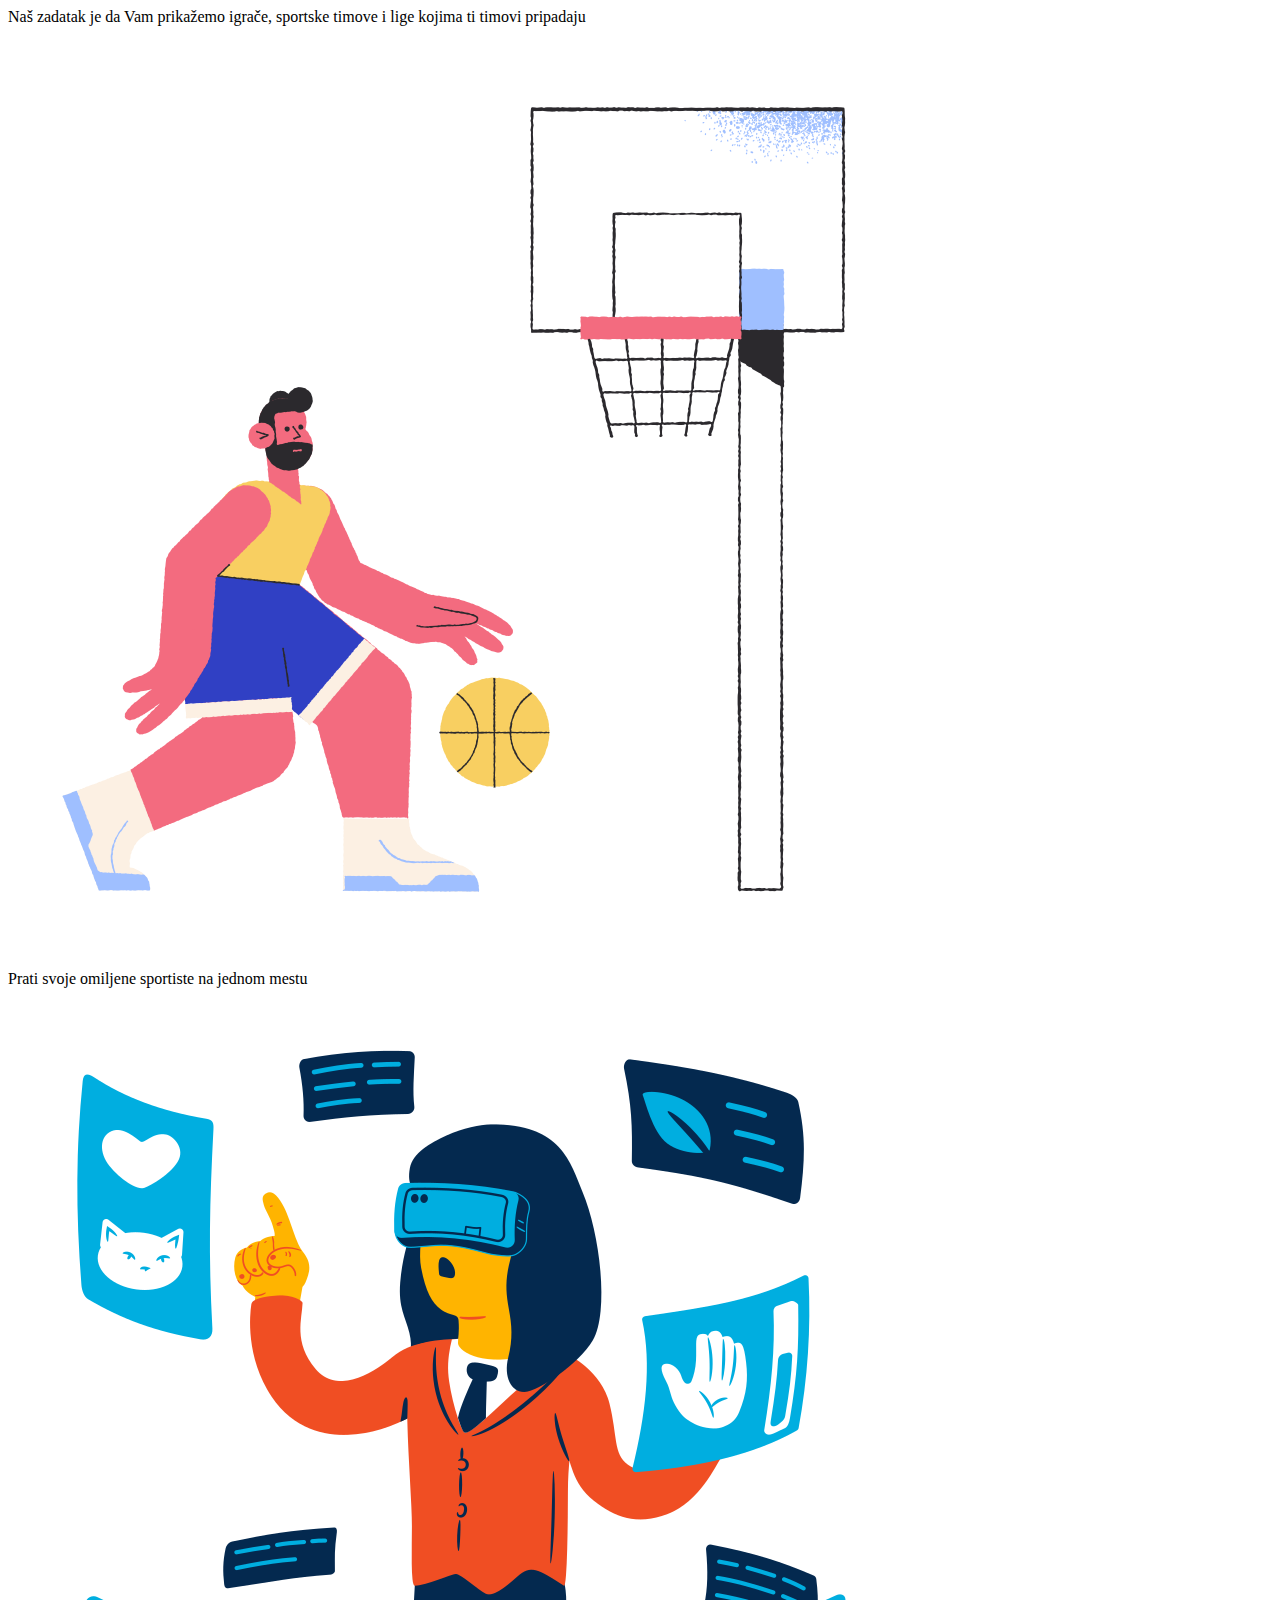
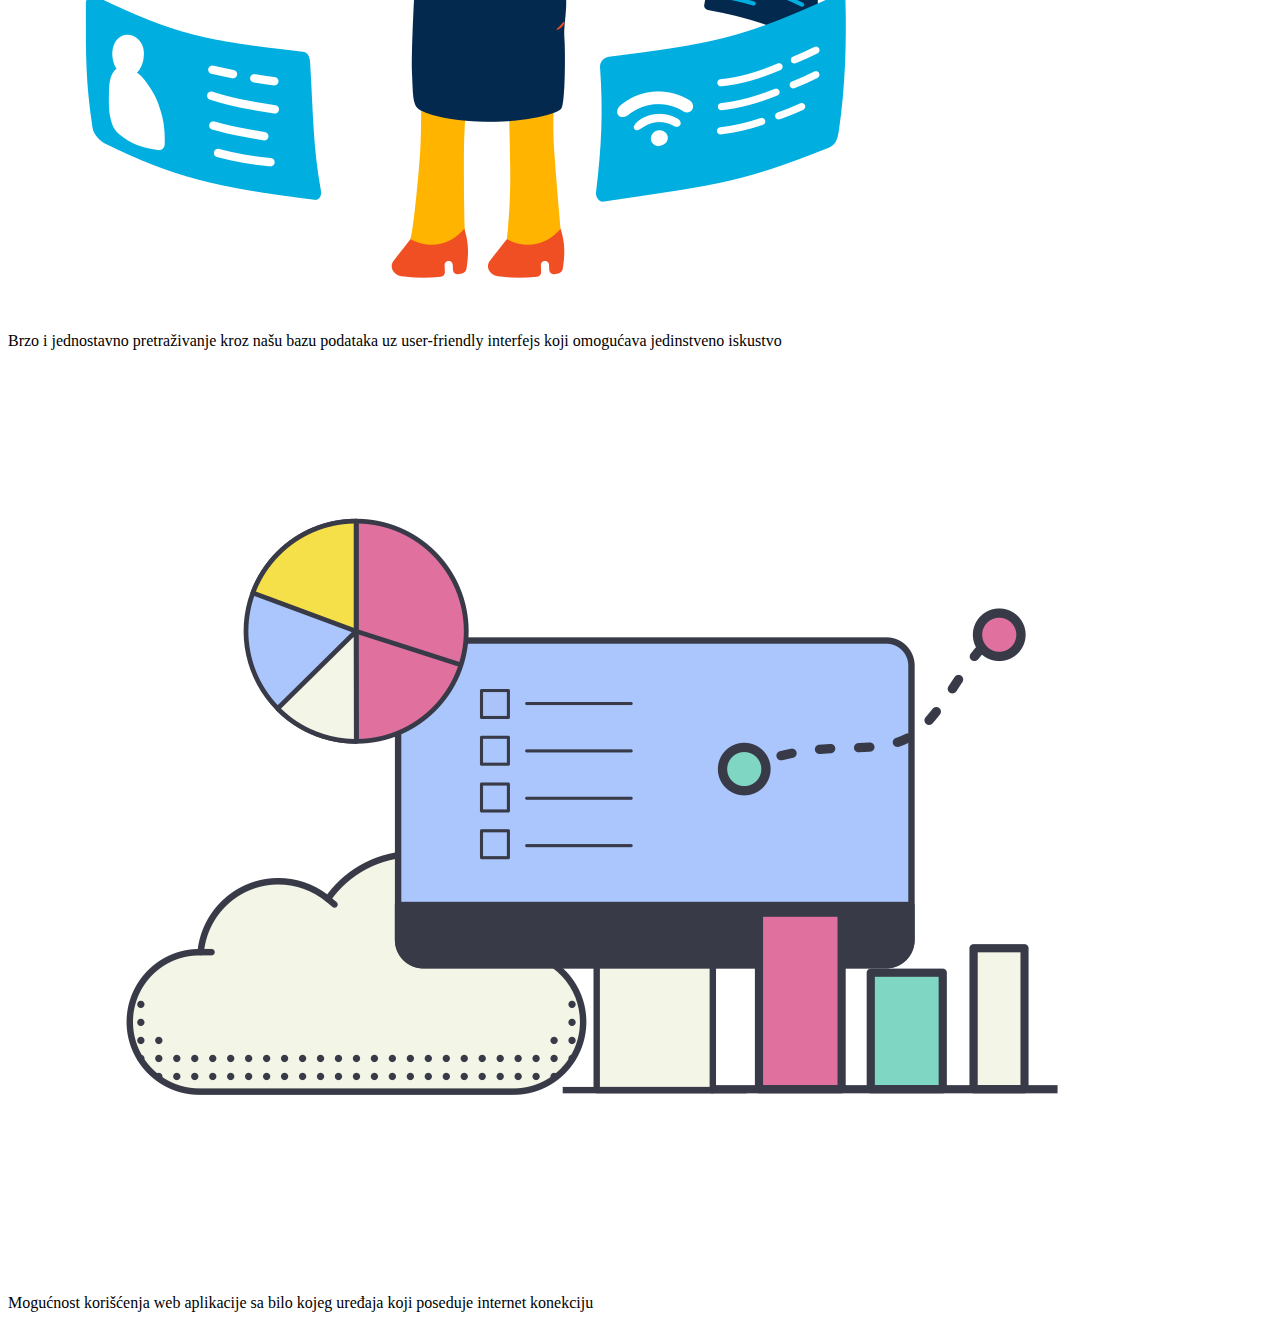
<file: AngularStarterProject-master/src/app/components/core/about/about.component.html>
<body>
    <p id="intro">Naš zadatak je da Vam prikažemo igrače, sportske timove i lige kojima ti timovi pripadaju
    </p>
    <mat-divider class="mat"></mat-divider>
    <mat-grid-list cols="3" rowHeight="1:1" id="grid">
        <mat-grid-tile>
            <mat-card class="example-card">
                <img mat-card-image src="url(../../../../../../assets/pablo-basketball.png">
                <mat-card-content>
                    <p>
                        Prati svoje omiljene sportiste na jednom mestu
                    </p>
                </mat-card-content>
            </mat-card>
        </mat-grid-tile>
        <mat-grid-tile>
            <mat-card class="example-card">
                <img mat-card-image src="url(../../../../../../assets/flame-1696.png">
                <mat-card-content>
                    <p>
                        Brzo i jednostavno pretraživanje kroz našu bazu podataka uz user-friendly interfejs koji omogućava jedinstveno iskustvo
                    </p>
                </mat-card-content>
            </mat-card>
        </mat-grid-tile>
        <mat-grid-tile>
            <mat-card class="example-card">
                <img mat-card-image src="url(../../../../../../assets/abstract-business-statistics.png">
                <mat-card-content>
                    <p>
                        Mogućnost korišćenja web aplikacije sa bilo kojeg uređaja koji poseduje internet konekciju
                    </p>
                </mat-card-content>
            </mat-card>
        </mat-grid-tile>
    </mat-grid-list>
</body>




<!-- Ideja je da omogućimo jednostavno i fluidno korišćenje ove web aplikacije kojoj se može pristupiti sa bilo kojeg uređaja. -->
</file>
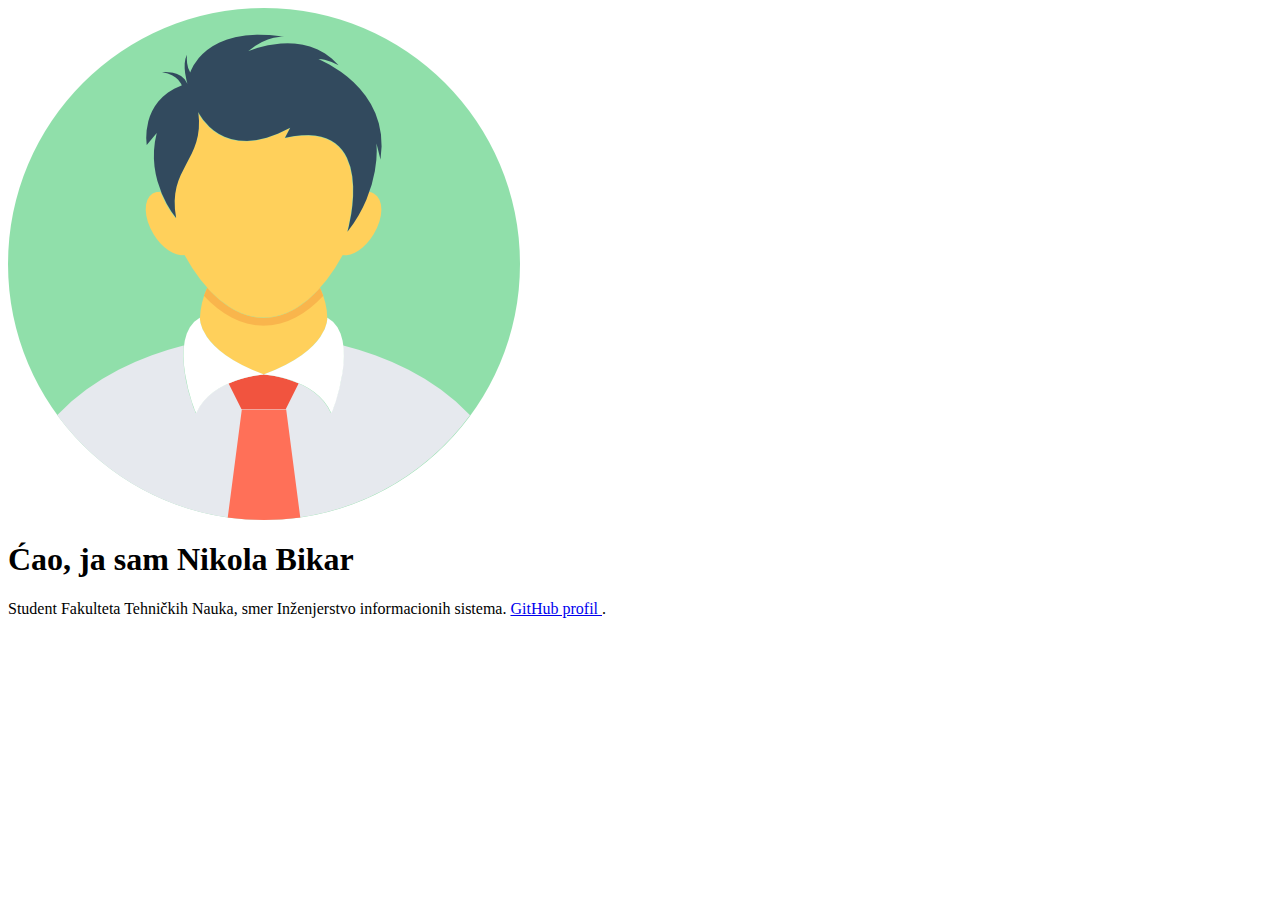
<file: AngularStarterProject-master/src/app/components/core/author/author.component.html>
<body>
    <mat-card id="grid" class="example-card">
        <img mat-card-image src="url( ../../../../../../assets/man.png ">
        <mat-card-content>
            <h1>Ćao, ja sam Nikola Bikar</h1>
            <p>Student Fakulteta Tehničkih Nauka, smer Inženjerstvo informacionih sistema.
                <a href="https://github.com/karbi1">
                    GitHub profil
                            </a>.
            </p>
        </mat-card-content>
    </mat-card>
</body>
</file>
